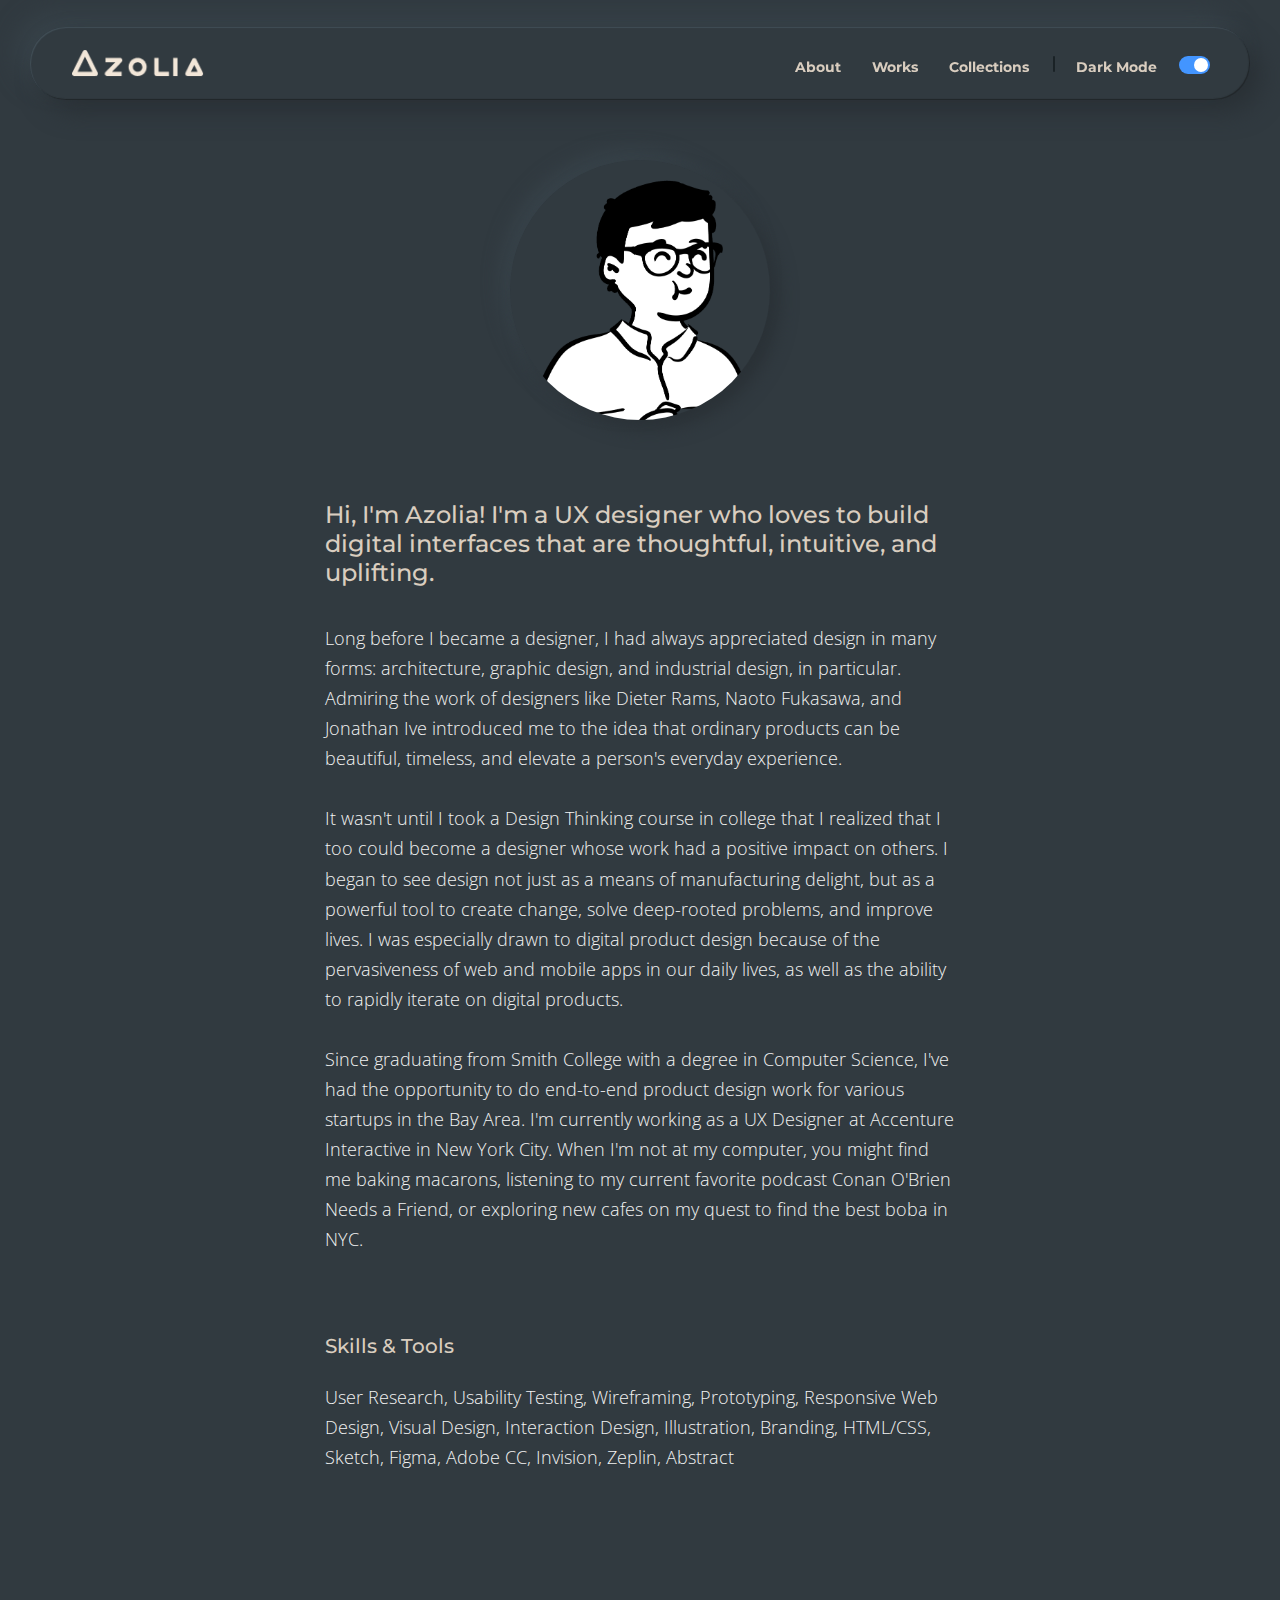
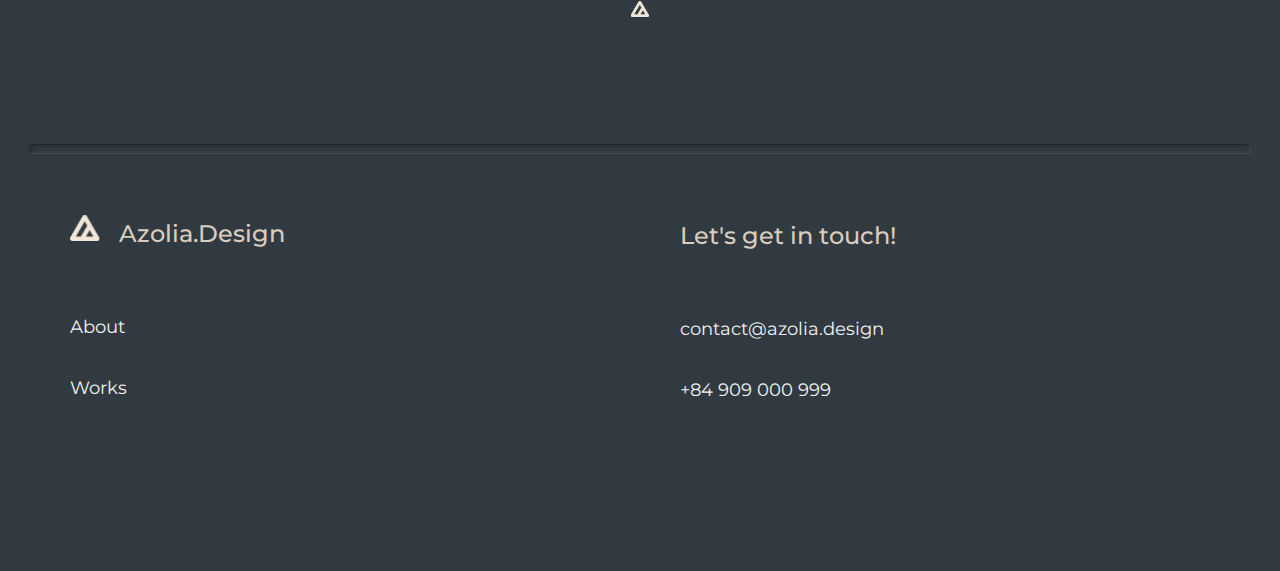
<file: about.html>
<!DOCTYPE html>
<html lang="en" data-theme="dark">
<head>
    <meta charset="UTF-8">
    <meta name="viewport" content="width=device-width, initial-scale=1.0">
    <title>Azolia</title>
    <link rel="icon" type="image/png" href="asset/favicon-32x32.png">
    <link rel="stylesheet" href="css/reset.css">
    <link rel="stylesheet" href="css/main.css">
    <link rel="stylesheet" href="css/about.css">
    <link href="https://fonts.googleapis.com/css?family=Montserrat:300,400,500,600,700|Open+Sans&display=swap" rel="stylesheet">
    <link rel="stylesheet" href="https://use.fontawesome.com/releases/v5.3.1/css/all.css" integrity="sha384-mzrmE5qonljUremFsqc01SB46JvROS7bZs3IO2EmfFsd15uHvIt+Y8vEf7N7fWAU" crossorigin="anonymous">
    <!-- Global site tag (gtag.js) - Google Analytics -->
    <script async src="https://www.googletagmanager.com/gtag/js?id=UA-159312444-1"></script>
    <script>
        window.dataLayer = window.dataLayer || [];
        function gtag(){dataLayer.push(arguments);}
        gtag('js', new Date());

        gtag('config', 'UA-159312444-1');
    </script>
</head>
<body>
    <div class="container">
        <nav id="navbar">
            <div class="logo"><a href="https://azolia.design/"></a></div>
            <div class="icon"><a href="https://azolia.design/"></a></div>
            <div class="menu">
                <ul>
                    <li>
                        <a href="about.html">About</a>
                    </li>
                    <li>
                        <a href="http://azolia.design/#work">Works</a>
                    </li>
                    <li>
                        <a href="http://azolia.design/#collections">Collections</a>
                    </li>
                </ul> 
                <span></span>
                <li>Dark Mode</li>
                <input type="checkbox" id="switch" name="theme" /><label for="switch">Toggle</label>
            </div>
        </nav>
        <div class="nav_bottom" id="nav_bot">
            <ul>
                <li>
                    <a href="about.html">About</a>
                </li>
                <li>
                    <a href="http://azolia.design/#work">Works</a>
                </li>
                <li>
                    <a href="http://azolia.design/#collections">Collections</a>
                </li>
            </ul>
        </div>
        <div class="about">
            <div class="about_img"></div>
            <h2>Hi, I'm Azolia! I'm a UX designer who loves to build digital interfaces that are thoughtful, intuitive, and uplifting.</h2>
            <p>
                Long before I became a designer, I had always appreciated design in many forms: architecture, graphic design, and industrial design, in particular. Admiring the work of designers like Dieter Rams, Naoto Fukasawa, and Jonathan Ive introduced me to the idea that ordinary products can be beautiful, timeless, and elevate a person's everyday experience.
                <br><br>
                It wasn't until I took a Design Thinking course in college that I realized that I too could become a designer whose work had a positive impact on others. I began to see design not just as a means of manufacturing delight, but as a powerful tool to create change, solve deep-rooted problems, and improve lives. I was especially drawn to digital product design because of the pervasiveness of web and mobile apps in our daily lives, as well as the ability to rapidly iterate on digital products.
                <br><br>
                Since graduating from Smith College with a degree in Computer Science, I've had the opportunity to do end-to-end product design work for various startups in the Bay Area. I'm currently working as a UX Designer at Accenture Interactive in New York City. When I'm not at my computer, you might find me baking macarons, listening to my current favorite podcast Conan O'Brien Needs a Friend, or exploring new cafes on my quest to find the best boba in NYC.
            </p>
            <h3>Skills & Tools</h3>
            <p>
                User Research, Usability Testing, Wireframing, Prototyping, Responsive Web Design, Visual Design, Interaction Design, Illustration, Branding, HTML/CSS, Sketch, Figma, Adobe CC, Invision, Zeplin, Abstract
            </p>
            <div class="logo_article"></div>
        </div>
        <div class="collection">
            <span></span>
        </div>
        <footer>
            <div class="footer_right">
                <h1><div class="footer_logo"></div>Azolia.Design</h1>
                <a href="about.html"><i class="fas fa-smile"></i>About</a>
                <a href="http://azolia.design/#work"><i class="fas fa-pencil-ruler"></i>Works</a>
            </div>
            <div class="footer_left">
                <h1>Let's get in touch!</h1>
                <a href="#"><i class="fas fa-envelope"></i>contact@azolia.design</a>
                <a href="#"><i class="fas fa-phone"></i>+84 909 000 999</a>
            </div>
        </footer>
    </div>

    <script src="https://ajax.googleapis.com/ajax/libs/jquery/3.4.1/jquery.min.js"></script>
    <script src="js/main.js"></script>
    
</body>
</html>
</file>
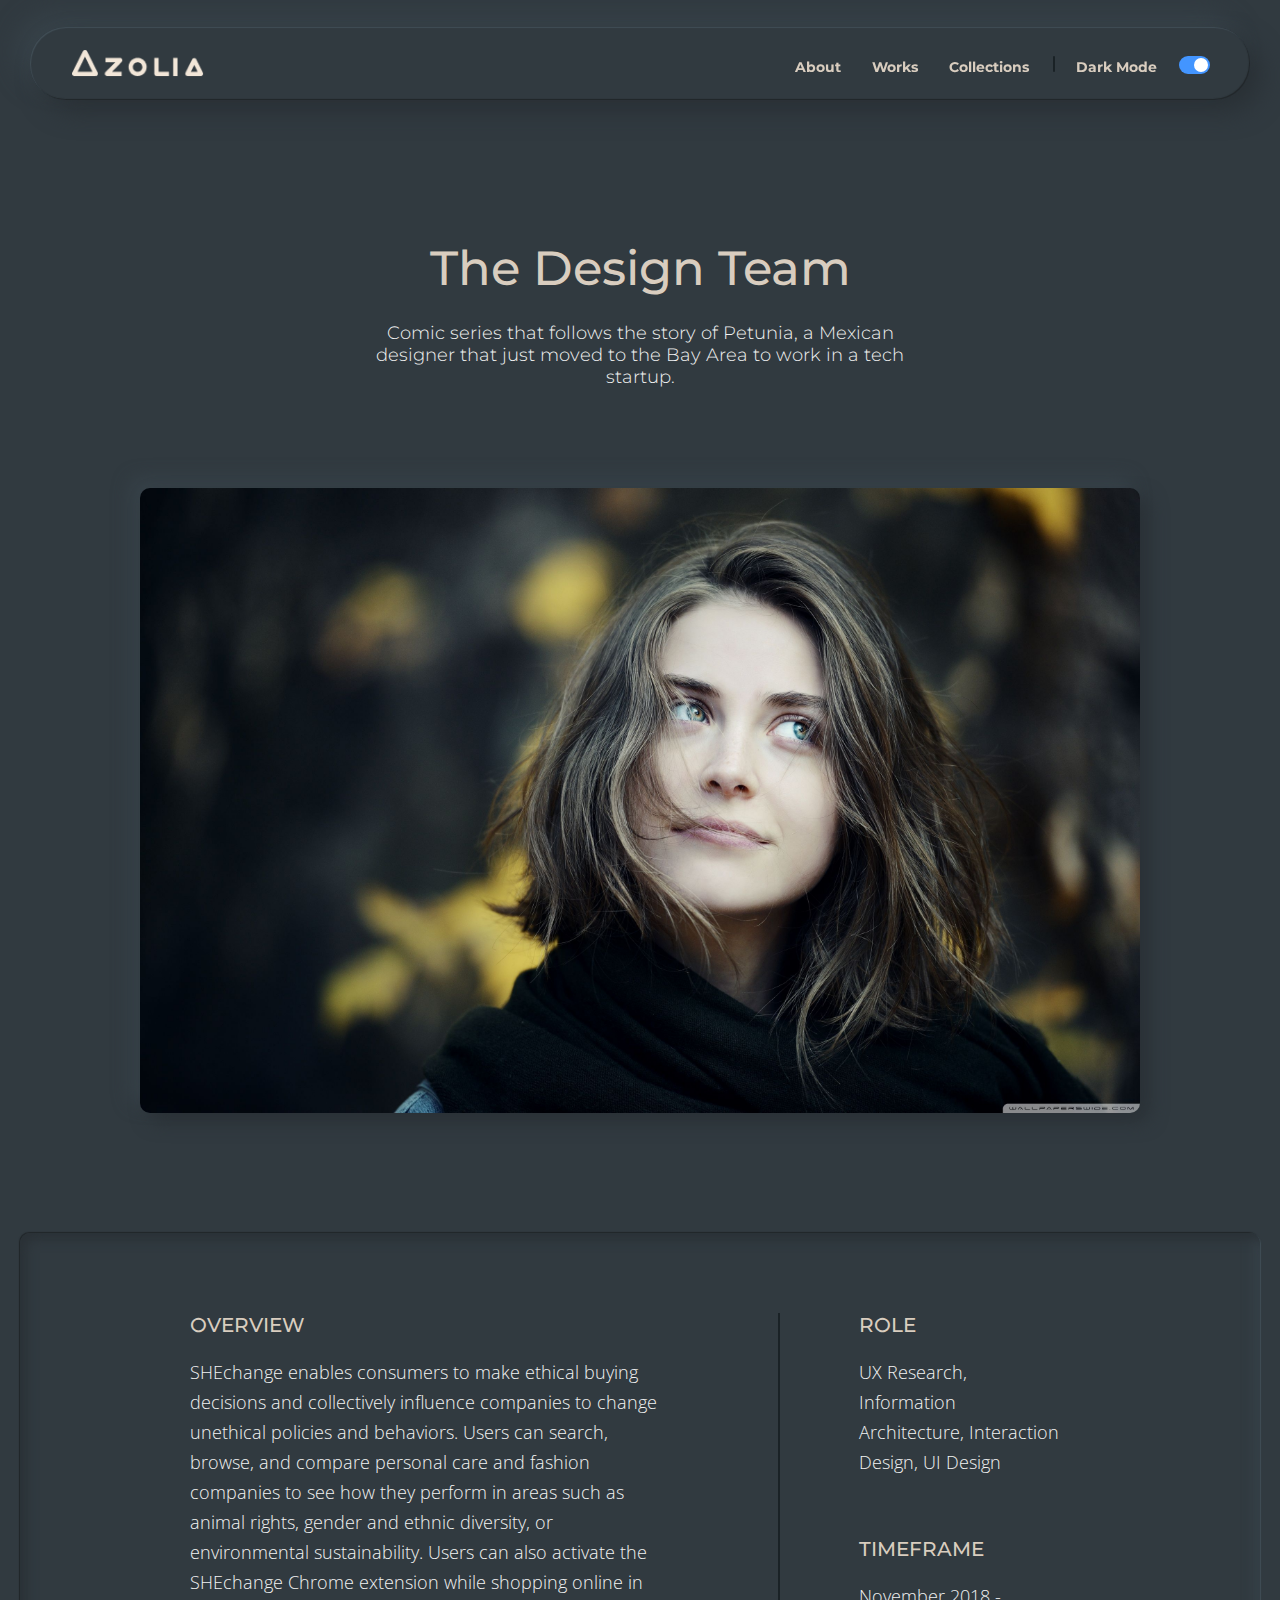
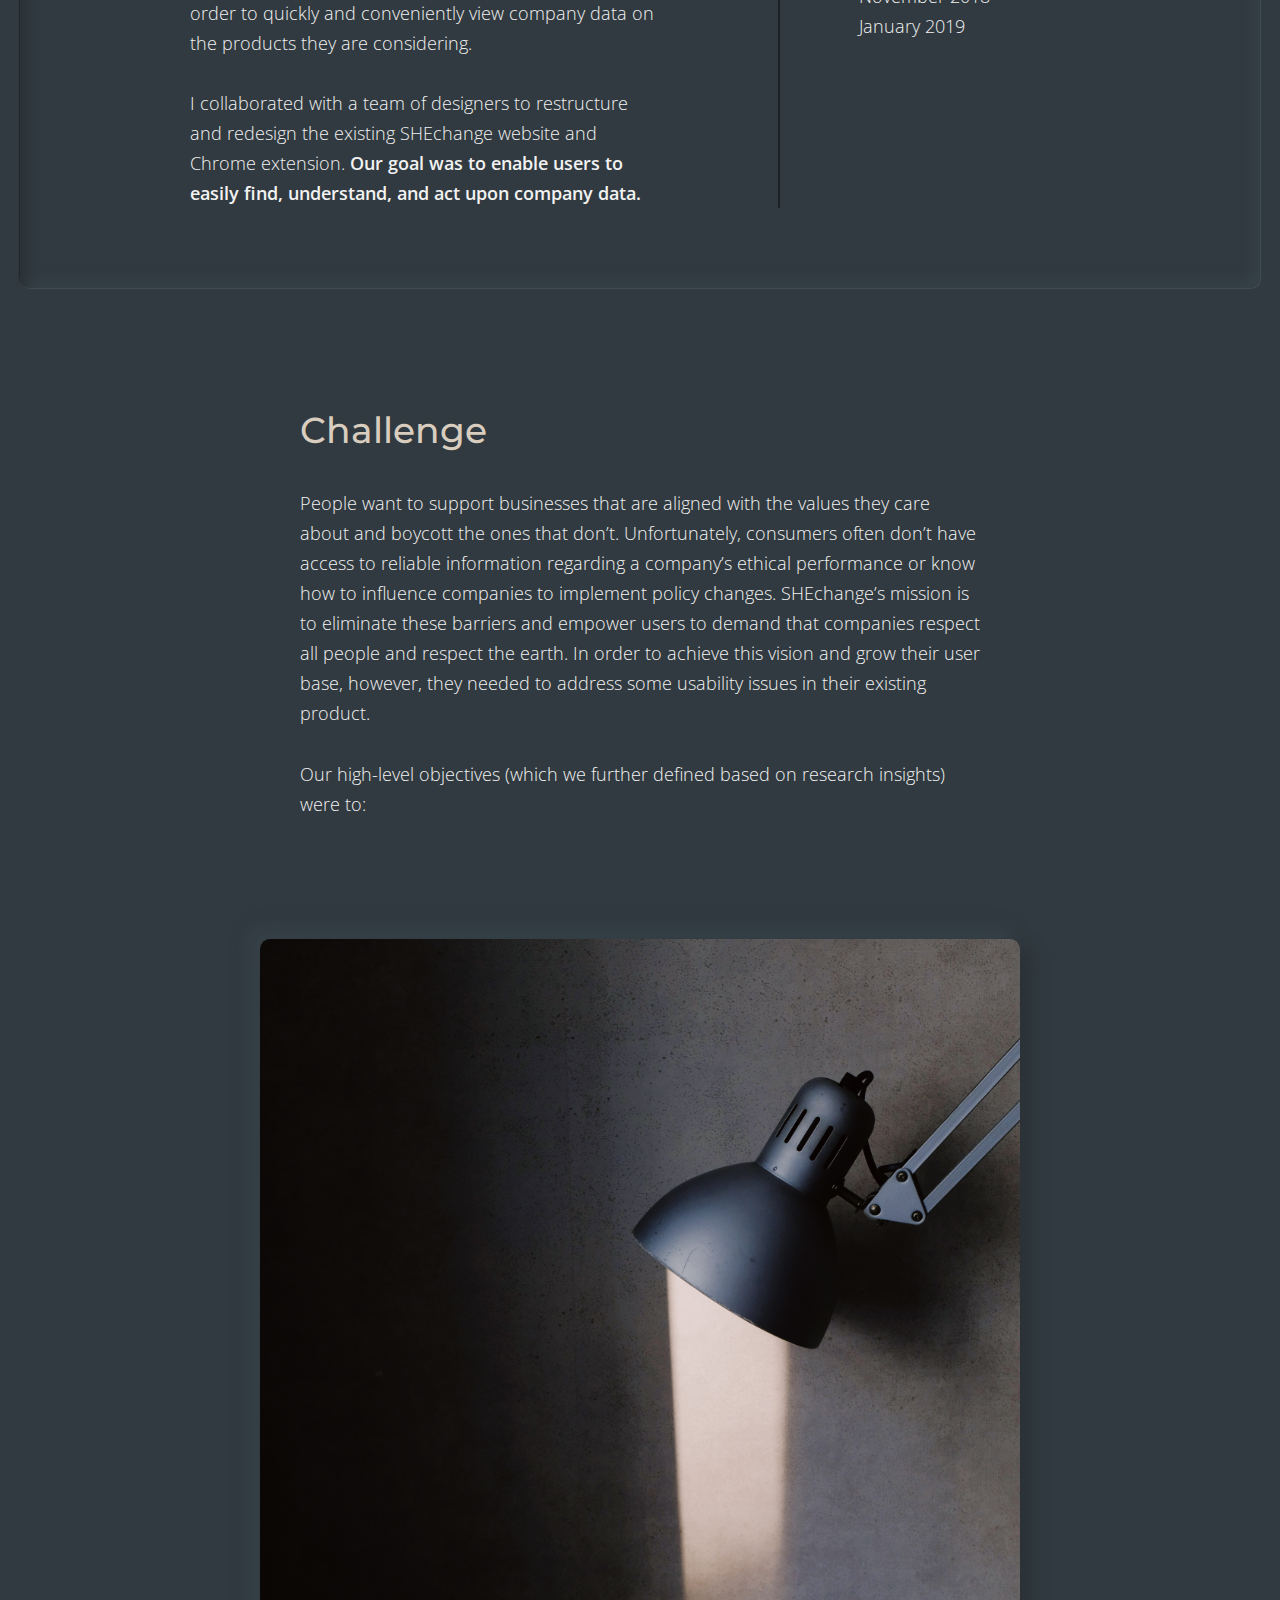
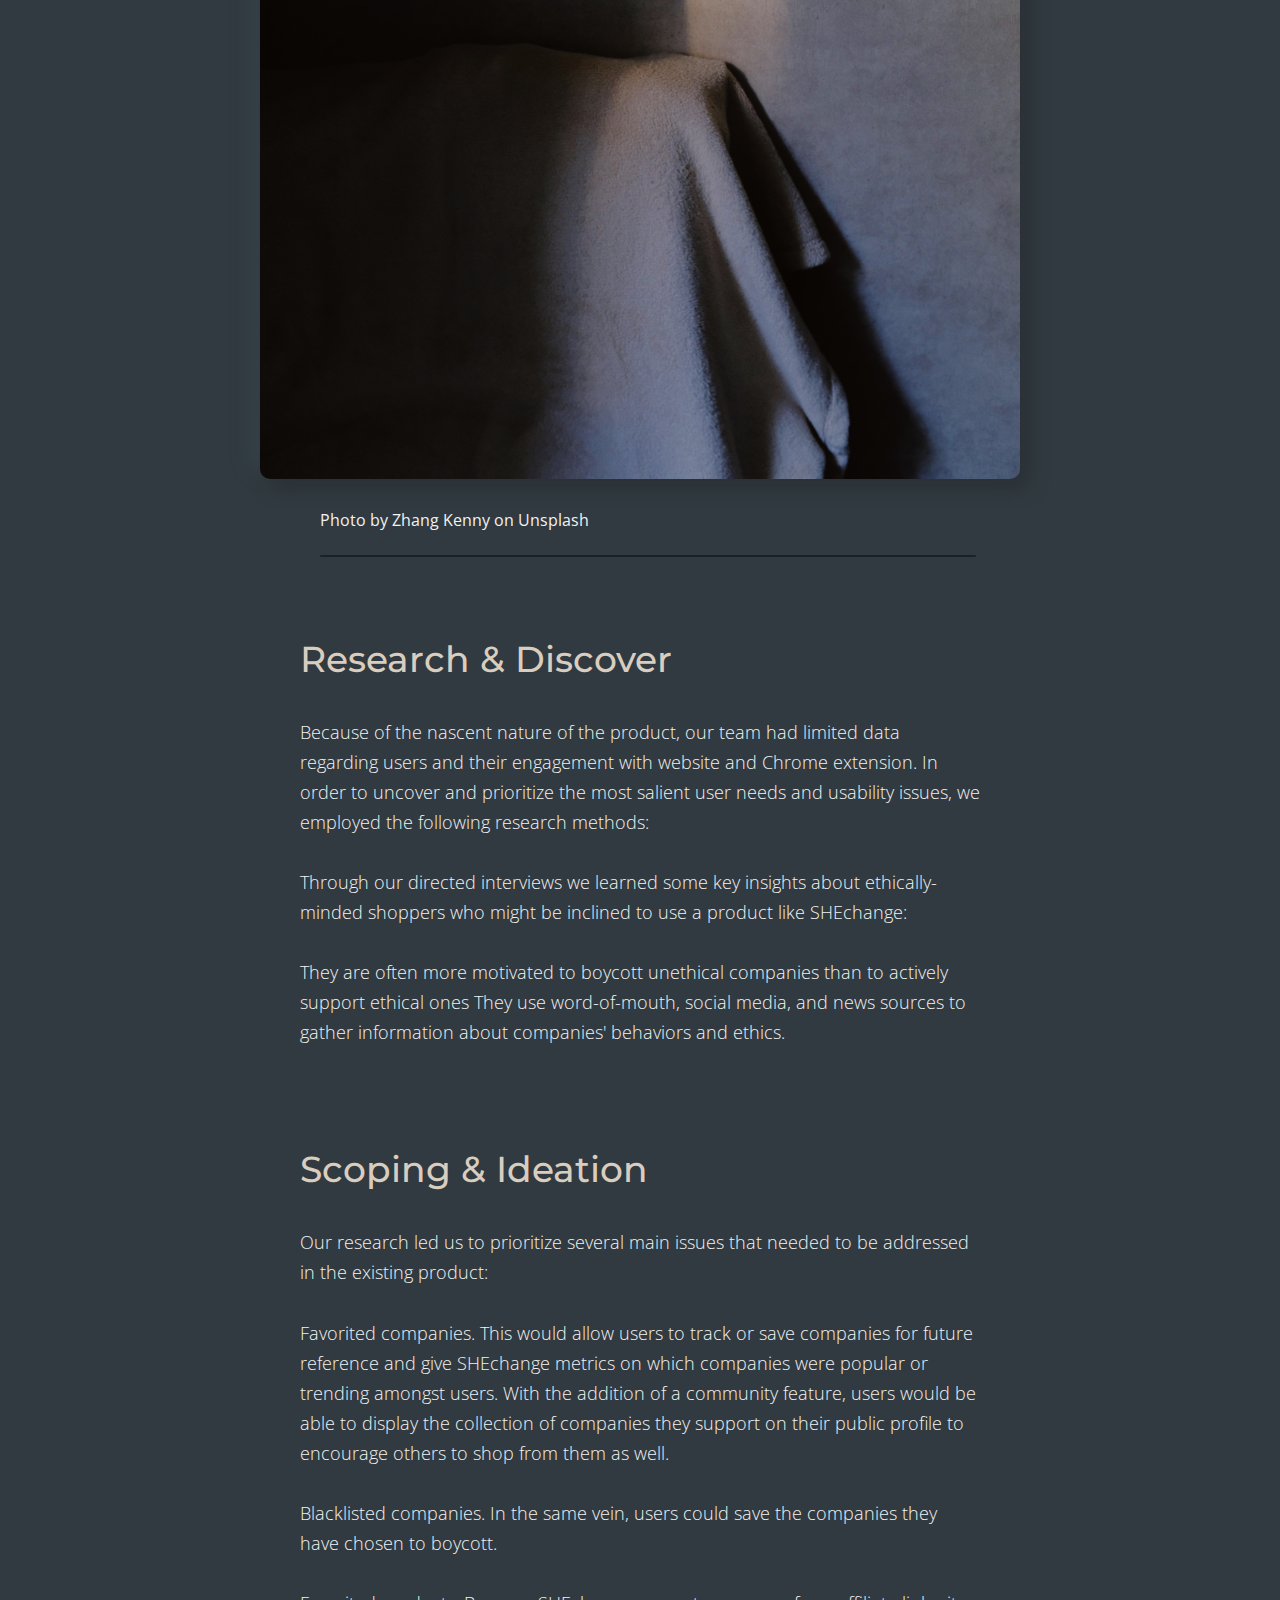
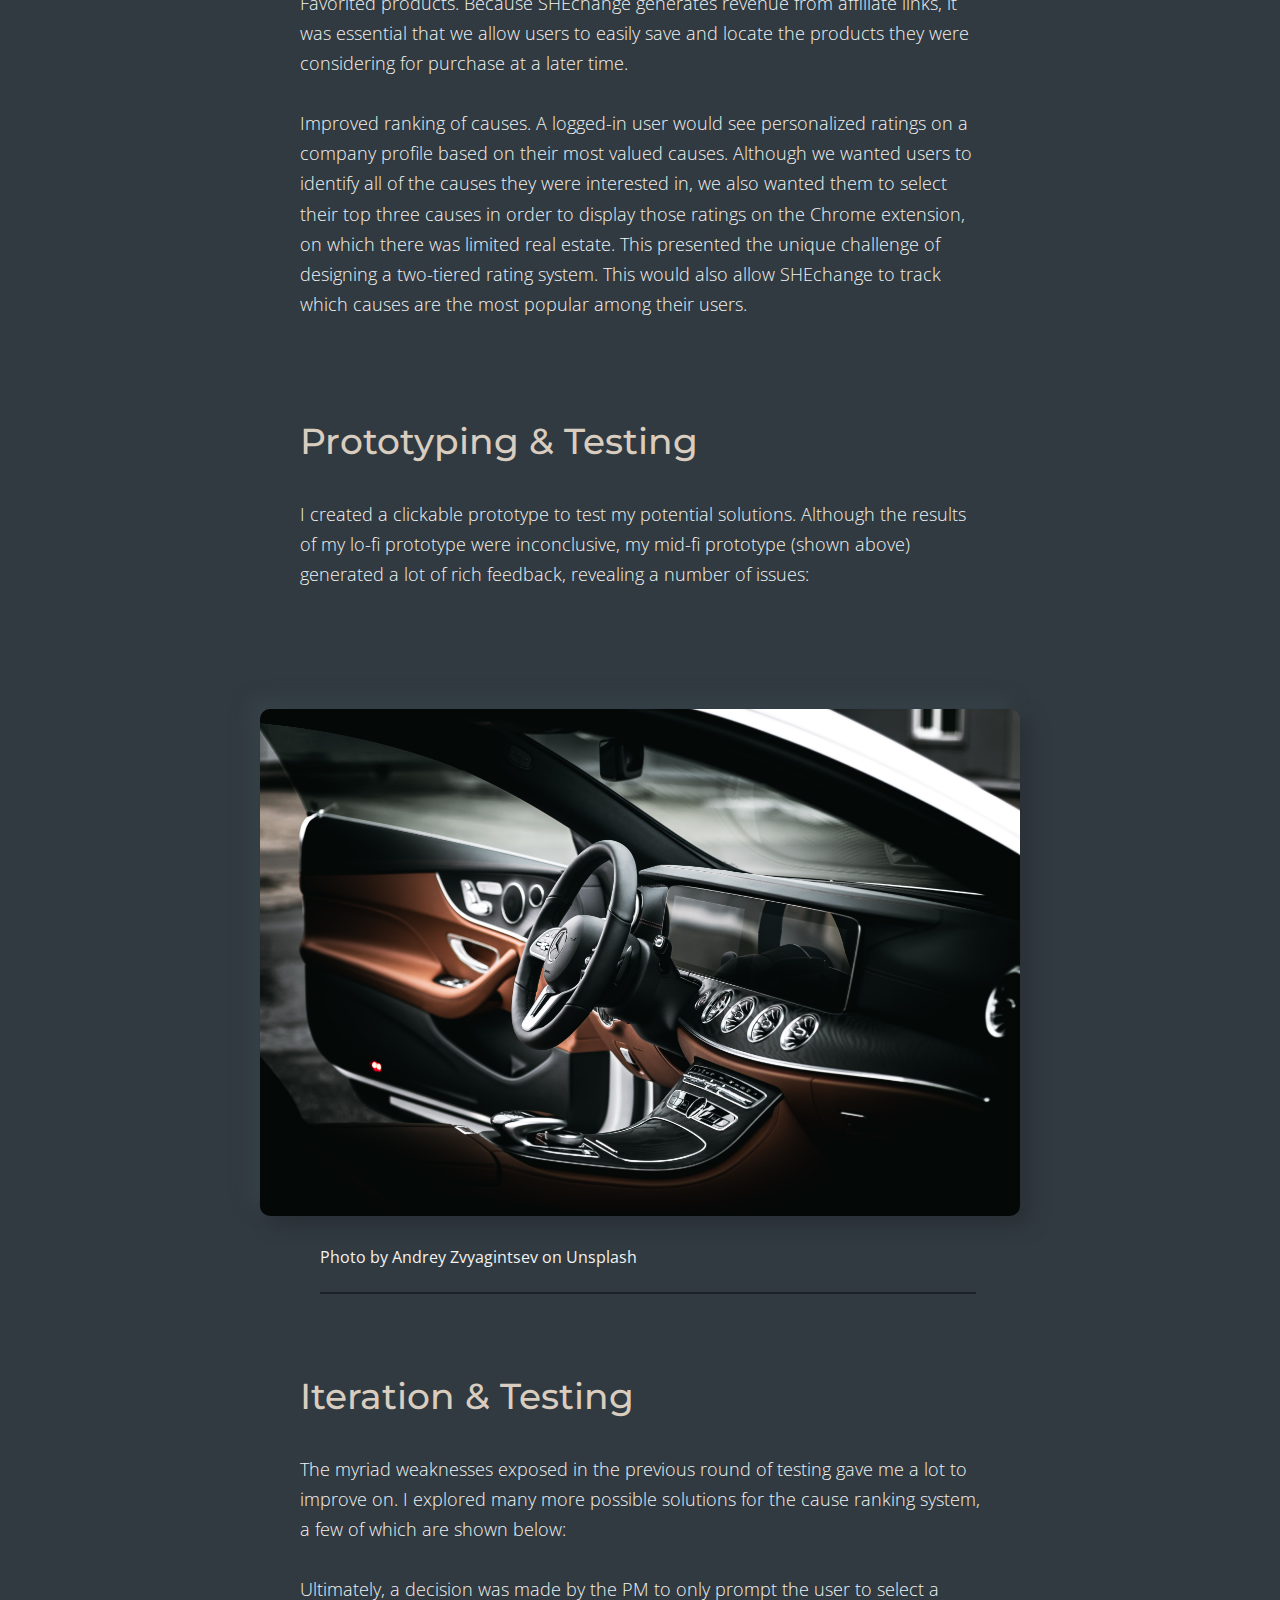
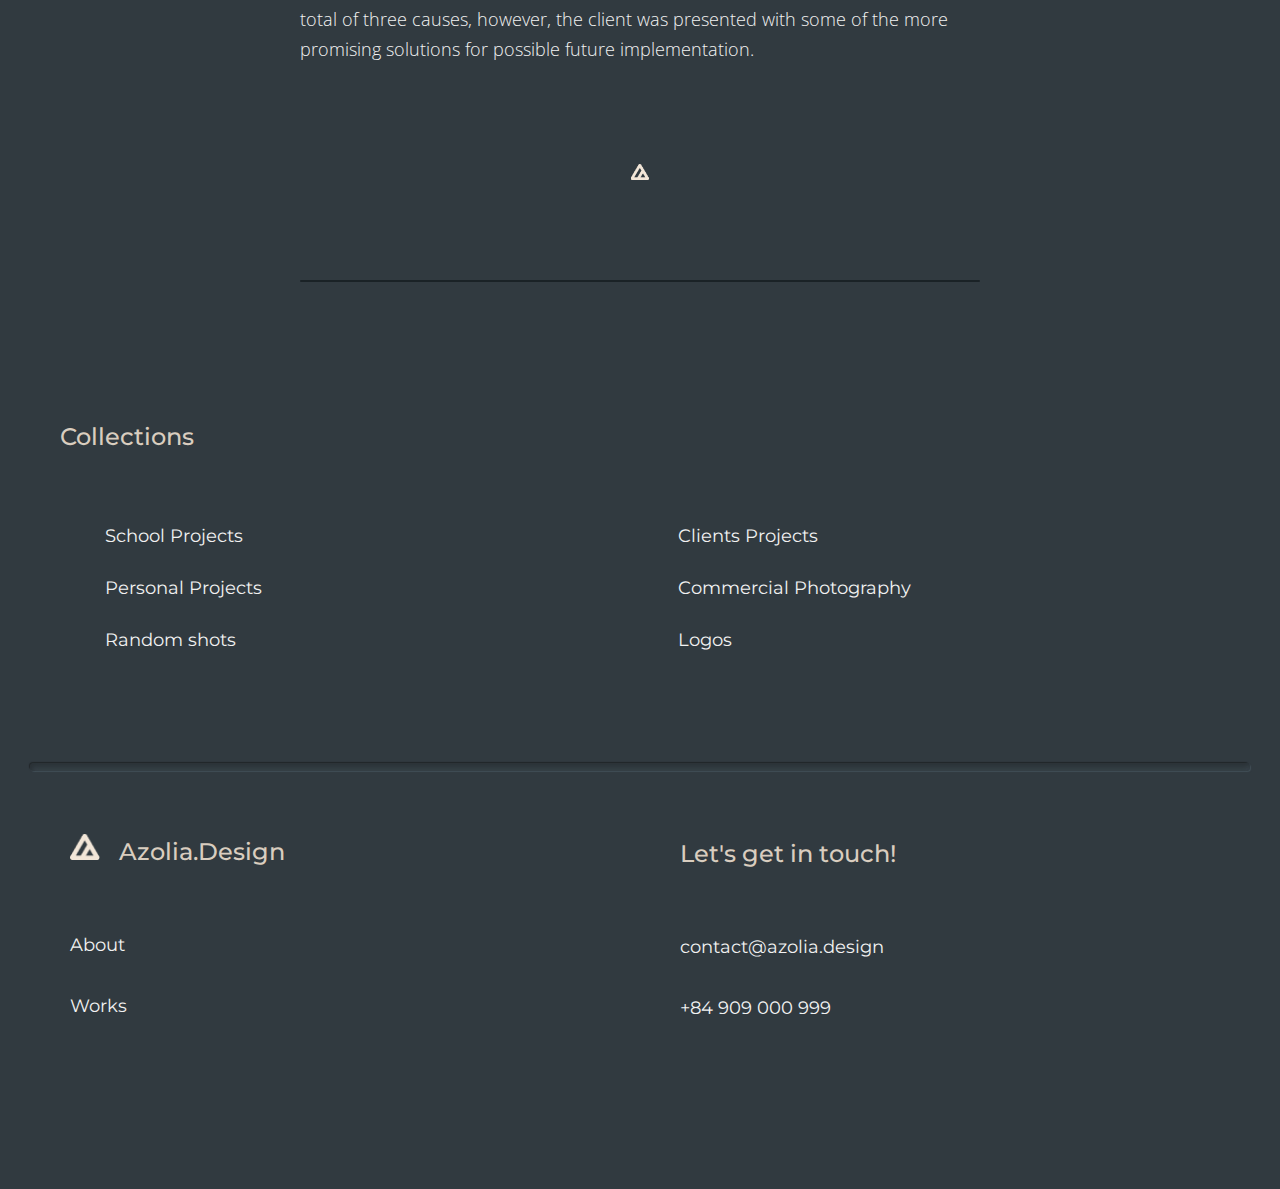
<file: article.html>
<!DOCTYPE html>
<html lang="en" data-theme="dark">
<head>
    <meta charset="UTF-8">
    <meta name="viewport" content="width=device-width, initial-scale=1.0">
    <title>Azolia</title>
    <link rel="icon" type="image/png" href="asset/favicon-32x32.png">
    <link rel="stylesheet" href="css/reset.css">
    <link rel="stylesheet" href="css/main.css">
    <link rel="stylesheet" href="css/article.css">
    <link href="https://fonts.googleapis.com/css?family=Montserrat:300,400,500,600,700|Open+Sans&display=swap" rel="stylesheet">
    <link rel="stylesheet" href="https://use.fontawesome.com/releases/v5.3.1/css/all.css" integrity="sha384-mzrmE5qonljUremFsqc01SB46JvROS7bZs3IO2EmfFsd15uHvIt+Y8vEf7N7fWAU" crossorigin="anonymous">
    <!-- Global site tag (gtag.js) - Google Analytics -->
    <script async src="https://www.googletagmanager.com/gtag/js?id=UA-159312444-1"></script>
    <script>
        window.dataLayer = window.dataLayer || [];
        function gtag(){dataLayer.push(arguments);}
        gtag('js', new Date());

        gtag('config', 'UA-159312444-1');
    </script>
</head>
<body>
    <div class="container">
        <nav id="navbar">
            <div class="logo"><a href="https://azolia.design/"></a></div>
            <div class="icon"><a href="https://azolia.design/"></a></div>
            <div class="menu">
                <ul>
                    <li>
                        <a href="about.html">About</a>
                    </li>
                    <li>
                        <a href="http://azolia.design/#work">Works</a>
                    </li>
                    <li>
                        <a href="http://azolia.design/#collections">Collections</a>
                    </li>
                </ul> 
                <span></span>
                <li>Dark Mode</li>
                <input type="checkbox" id="switch" name="theme" /><label for="switch">Toggle</label>
            </div>
        </nav>
        <div class="nav_bottom" id="nav_bot">
            <ul>
                <li>
                    <a href="about.html">About</a>
                </li>
                <li>
                    <a href="http://azolia.design/#work">Works</a>
                </li>
                <li>
                    <a href="http://azolia.design/#collections">Collections</a>
                </li>
            </ul>
        </div>
        <article>
            <h1>The Design Team</h1>
            <h2>
                Comic series that follows the story of Petunia, a Mexican designer that just moved to the Bay Area to work in a tech startup.
            </h2>
            <img src="asset/work_img_01.jpg" alt="" class="article">
            <div class="overview">
                <div class="overview_content">
                    <div class="overview_left">
                        <h3>Overview</h3>
                        <p> SHEchange enables consumers to make ethical buying decisions and collectively influence companies to change unethical policies and behaviors. Users can search, browse, and compare personal care and fashion companies to see how they perform in areas such as animal rights, gender and ethnic diversity, or environmental sustainability. Users can also activate the SHEchange Chrome extension while shopping online in order to quickly and conveniently view company data on the products they are considering.
                            <br><br>
                            I collaborated with a team of designers to restructure and redesign the existing SHEchange website and Chrome extension. <b>Our goal was to enable users to easily find, understand, and act upon company data.</b>
                        </p>
                    </div>
                    <span></span>
                    <div class="overview_right">
                        <h3>Role</h3>
                        <p>UX Research, Information Architecture, Interaction Design, UI Design</p>
                        <h3>Timeframe</h3>
                        <p>November 2018 - January 2019</p>
                    </div>
                </div>
            </div>
            <div class="content">
                <h3>Challenge</h3>
                <p>
                    People want to support businesses that are aligned with the values they care about and boycott the ones that don’t. Unfortunately, consumers often don’t have access to reliable information regarding a company’s ethical performance or know how to influence companies to implement policy changes. SHEchange’s mission is to eliminate these barriers and empower users to demand that companies respect all people and respect the earth. In order to achieve this vision and grow their user base, however, they needed to address some usability issues in their existing product.
                    <br><br>
                    Our high-level objectives (which we further defined based on research insights) were to:
                </p>
                <img src="asset/work_caption.jpg" alt="" class="content">
                <h4 class="caption">Photo by Zhang Kenny on Unsplash</h4>
                <span class="caption"></span>
                <h3>Research & Discover</h3>
                <p>
                    Because of the nascent nature of the product, our team had limited data regarding users and their engagement with website and Chrome extension. In order to uncover and prioritize the most salient user needs and usability issues, we employed the following research methods:
                    <br><br>
                    Through our directed interviews we learned some key insights about ethically-minded shoppers who might be inclined to use a product like SHEchange:
                    <br><br>
                    They are often more motivated to boycott unethical companies than to actively support ethical ones
                    They use word-of-mouth, social media, and news sources to gather information about companies' behaviors and ethics.
                </p>
                <h3>Scoping & Ideation</h3>
                <p>
                    Our research led us to prioritize several main issues that needed to be addressed in the existing product:
                    <br><br>
                    Favorited companies. This would allow users to track or save companies for future reference and give SHEchange metrics on which companies were popular or trending amongst users. With the addition of a community feature, users would be able to display the collection of companies they support on their public profile to encourage others to shop from them as well.
                    <br><br>
                    Blacklisted companies. In the same vein, users could save the companies they have chosen to boycott.
                    <br><br>
                    Favorited products. Because SHEchange generates revenue from affiliate links, it was essential that we allow users to easily save and locate the products they were considering for purchase at a later time.
                    <br><br>
                    Improved ranking of causes. A logged-in user would see personalized ratings on a company profile based on their most valued causes. Although we wanted users to identify all of the causes they were interested in, we also wanted them to select their top three causes in order to display those ratings on the Chrome extension, on which there was limited real estate. This presented the unique challenge of designing a two-tiered rating system. This would also allow SHEchange to track which causes are the most popular among their users.
                </p>
                <h3>Prototyping & Testing</h3>
                <p>
                    I created a clickable prototype to test my potential solutions. Although the results of my lo-fi prototype were inconclusive, my mid-fi prototype (shown above) generated a lot of rich feedback, revealing a number of issues:
                </p>
                <img src="asset/work_caption_2.jpg" alt="" class="content">
                <h4 class="caption">Photo by Andrey Zvyagintsev on Unsplash</h4>
                <span class="caption"></span>
                <h3>Iteration & Testing</h3>
                <p>
                    The myriad weaknesses exposed in the previous round of testing gave me a lot to improve on. I explored many more possible solutions for the cause ranking system, a few of which are shown below:
                    <br><br>
                    Ultimately, a decision was made by the PM to only prompt the user to select a total of three causes, however, the client was presented with some of the more promising solutions for possible future implementation.
                </p>
                <div class="logo_article"></div>
                <span></span>
            </div>

        </article>
        <div class="collection">
            <h2>Collections</h2>
            <div class="collection_item">
                <a href="#">School Projects</a>
                <a href="#">Clients Projects</a>
                <a href="#">Personal Projects</a>
                <a href="#">Commercial Photography</a>
                <a href="#">Random shots</a>
                <a href="#">Logos</a>
            </div>
            <span></span>
        </div>
        <footer>
            <div class="footer_right">
                <h1><div class="footer_logo"></div>Azolia.Design</h1>
                <a href="about.html"><i class="fas fa-smile"></i>About</a>
                <a href="http://azolia.design/#work"><i class="fas fa-pencil-ruler"></i>Works</a>
            </div>
            <div class="footer_left">
                <h1>Let's get in touch!</h1>
                <a href="#"><i class="fas fa-envelope"></i>contact@azolia.design</a>
                <a href="#"><i class="fas fa-phone"></i>+84 909 000 999</a>
            </div>
        </footer>
    </div>

    <script src="https://ajax.googleapis.com/ajax/libs/jquery/3.4.1/jquery.min.js"></script>
    <script src="js/main.js"></script>
    
</body>
</html>
</file>
<file: css/main.css>
html[data-theme='dark'] {
  font-family: 'Montserrat', sans-serif;
  font-style: normal;
  scroll-behavior: smooth;
  --bg: #313A40;
  --primary: #F2F2F2;
  --secondary: #D9CDBF;
  --nav-color: #D9CDBF;
  --accent: #1A2226;
  --neu-one: #2A3136;
  --neu-two: #38434A;
  --neu-hl: #414e56;
  --neu-sd: #212629;
  --logo_nav: url(../asset/logo_nav_dark.png);
  --icon_nav: url(../asset/icon_nav_dark.png);
  --hero_img: url(../asset/peep_dark_2.png);
}

html[data-theme='light'] {
  font-family: 'Montserrat', sans-serif;
  font-style: normal;
  scroll-behavior: smooth;
  --bg: #F2F2F2;
  --primary: #313A40;
  --secondary: #1A2226;
  --nav-color: #313A40;
  --accent: #C4C4C4;
  --neu-one: #cecece;
  --neu-two: #fcfcfc;
  --neu-hl: #ffffff;
  --neu-sd: #c3c3c3;
  --logo_nav: url(../asset/logo_nav_light.png);
  --icon_nav: url(../asset/icon_nav_light.png);
  --hero_img: url(../asset/peep_light.png);
}

body {
  background-color: var(--bg);
}

body .container {
  margin: 0 20px;
  width: calc(100% - 40px);
  position: relative;
}

@media only screen and (min-width: 768px) {
  body .container {
    margin: 0 30px;
    width: calc(100% - 60px);
  }
}

@media only screen and (min-width: 1660px) {
  body .container {
    max-width: 1660px;
    margin: 0 auto;
  }
}

nav {
  position: fixed;
  top: 20px;
  left: auto;
  right: auto;
  margin: 0 auto;
  height: 60px;
  width: calc(100% - 40px);
  max-width: 1660px;
  background-color: var(--bg);
  z-index: 9999;
  display: -ms-grid;
  display: grid;
  -ms-grid-columns: 1fr auto 1fr;
      grid-template-columns: 1fr auto 1fr;
  -webkit-box-shadow: 10px 10px 20px var(--neu-one), -10px -10px 20px var(--neu-two), inset 1px 1px 1px var(--neu-hl), inset -1px -1px 1px var(--neu-sd);
          box-shadow: 10px 10px 20px var(--neu-one), -10px -10px 20px var(--neu-two), inset 1px 1px 1px var(--neu-hl), inset -1px -1px 1px var(--neu-sd);
  border-radius: 30px;
  -webkit-transition-property: top, left, right, width, border-radius, -webkit-box-shadow;
  transition-property: top, left, right, width, border-radius, -webkit-box-shadow;
  transition-property: top, left, right, width, box-shadow, border-radius;
  transition-property: top, left, right, width, box-shadow, border-radius, -webkit-box-shadow;
  -webkit-transition-duration: 300ms;
          transition-duration: 300ms;
}

nav.scroll {
  position: fixed;
  top: 0;
  left: 0;
  right: 0;
  width: 100%;
  max-width: 1660px;
  -webkit-box-shadow: 0 10px 10px rgba(0, 0, 0, 0.1), inset 0 -1px 1px var(--neu-sd);
          box-shadow: 0 10px 10px rgba(0, 0, 0, 0.1), inset 0 -1px 1px var(--neu-sd);
  border-radius: 0;
}

nav .logo {
  width: 100.61px;
  height: 20px;
  margin: 20px 0 0 30px;
  background: var(--logo_nav) no-repeat center center;
  background-size: contain;
  display: none;
}

nav .logo a {
  display: block;
  width: 100%;
  height: 100%;
}

nav .icon {
  width: 22px;
  height: 20px;
  margin: 20px 0 0 30px;
  background: var(--icon_nav) no-repeat center center;
  background-size: contain;
}

nav .icon a {
  display: block;
  width: 100%;
  height: 100%;
}

nav .menu {
  -ms-grid-column: 3;
  -ms-grid-column-span: 1;
  grid-column: 3/4;
  -ms-grid-column-align: right;
      justify-self: right;
  margin: 20px 30px 0 0;
}

nav .menu ul {
  display: none;
}

nav .menu span {
  display: none;
}

nav .menu li {
  display: inline-block;
  font-weight: bold;
  font-size: 14px;
  line-height: 18px;
  color: var(--nav-color);
}

nav .menu input[type=checkbox] {
  height: 0;
  width: 0;
  visibility: hidden;
}

nav .menu label {
  float: right;
  cursor: pointer;
  text-indent: -9999px;
  width: 31px;
  height: 18px;
  background: #4395FF;
  display: block;
  border-radius: 9px;
  position: relative;
  margin-left: 18px;
}

nav .menu label:after {
  content: '';
  position: absolute;
  top: 2px;
  right: 2px;
  width: 14px;
  height: 14px;
  background: #fff;
  border-radius: 90px;
  -webkit-transition: 0.3s;
  transition: 0.3s;
}

nav .menu input:checked + label {
  background: var(--accent);
}

nav .menu input:checked + label:after {
  right: calc(100% - 30px);
  -webkit-transform: translateX(-100%);
          transform: translateX(-100%);
}

@media only screen and (max-width: 375px) {
  nav {
    -ms-grid-columns: 40% auto 60%;
        grid-template-columns: 40% auto 60%;
  }
}

@media only screen and (min-width: 768px) {
  nav {
    top: 27px;
    width: calc(100% - 60px);
    height: 72px;
    padding-top: 1px;
    -webkit-transition-duration: 400ms;
            transition-duration: 400ms;
    -webkit-box-shadow: 12px 12px 24px var(--neu-one), -12px -12px 24px var(--neu-two), inset 1px 1px 1px var(--neu-hl), inset -1px -1px 1px var(--neu-sd);
            box-shadow: 12px 12px 24px var(--neu-one), -12px -12px 24px var(--neu-two), inset 1px 1px 1px var(--neu-hl), inset -1px -1px 1px var(--neu-sd);
    border-radius: 36px;
  }
  nav.scroll {
    top: -1px;
    height: 73px;
    width: 100%;
    max-width: 1660px;
  }
  nav .logo {
    width: 135.82px;
    height: 27px;
    margin: 22px 0 0 40px;
    display: block;
  }
  nav .icon {
    display: none;
  }
  nav .menu {
    margin: 27px 40px 0 0;
  }
}

@media only screen and (min-width: 1024px) {
  nav .menu {
    margin: 28px 40px 0 0;
  }
  nav .menu ul {
    display: inline-block;
    vertical-align: middle;
    margin-right: 10px;
  }
  nav .menu ul li {
    display: inline-block;
    font-weight: bold;
    font-size: 14px;
    line-height: 17px;
    margin-right: 10px;
    color: var(--nav-color);
  }
  nav .menu ul li a {
    text-decoration: none;
    color: inherit;
  }
  nav .menu span {
    width: 2px;
    height: 16px;
    background-color: var(--accent);
    border-radius: 1px;
    display: inline-block;
  }
  nav .menu li {
    margin-left: 17px;
  }
}

@media only screen and (min-width: 1660px) {
  nav {
    -webkit-transition-duration: 500ms;
            transition-duration: 500ms;
  }
  nav.scroll {
    top: 0;
    max-width: 100%;
  }
  nav .logo {
    margin: 22px 0 0 65px;
  }
  nav .icon {
    display: block;
    width: 30.35px;
    height: 27px;
    margin: 22px 0 0 0;
  }
  nav .menu ul {
    margin-right: 20px;
  }
  nav .menu li {
    margin-left: 30px;
  }
}

.nav_bottom {
  position: fixed;
  right: 0;
  left: 0;
  bottom: 0;
  width: calc(100% - 60px);
  height: 60px;
  z-index: 9999;
  background-color: var(--bg);
  -webkit-box-shadow: inset 0 1px 1px var(--neu-hl), 0 -5px 5px rgba(0, 0, 0, 0.1);
          box-shadow: inset 0 1px 1px var(--neu-hl), 0 -5px 5px rgba(0, 0, 0, 0.1);
  padding: 0 30px;
  -webkit-transition: bottom 200ms;
  transition: bottom 200ms;
}

.nav_bottom ul {
  text-align: center;
  height: 17px;
  padding-top: 20px;
}

.nav_bottom ul li {
  display: inline-block;
  margin: 0 20px;
}

.nav_bottom ul li a {
  text-decoration: none;
  color: var(--secondary);
  font-weight: bold;
  font-size: 14px;
  line-height: 14px;
}

@media only screen and (max-width: 375px) {
  .nav_bottom {
    padding: 0 20px;
    width: calc(100% - 40px);
  }
  .nav_bottom ul {
    text-align: center;
    height: 17px;
    padding-top: 20px;
  }
  .nav_bottom ul li {
    display: inline-block;
    margin: 0 10px;
  }
  .nav_bottom ul li a {
    text-decoration: none;
    color: var(--secondary);
    font-weight: bold;
    font-size: 14px;
    line-height: 14px;
  }
}

@media only screen and (min-width: 768px) {
  .nav_bottom {
    height: 72px;
    -webkit-transition: bottom 250ms;
    transition: bottom 250ms;
  }
  .nav_bottom ul {
    padding-top: 26px;
  }
  .nav_bottom ul li {
    margin: 0 45px;
  }
}

@media only screen and (min-width: 1024px) {
  .nav_bottom {
    display: none;
  }
}

.collection h2 {
  margin: 0 0 74px 10px;
  font-weight: 500;
  font-size: 24px;
  line-height: 29px;
  color: var(--secondary);
}

.collection .collection_item {
  margin-left: 40px;
}

.collection .collection_item a {
  display: block;
  text-decoration: none;
  font-weight: 400;
  font-size: 18px;
  line-height: 22px;
  color: var(--primary);
  margin-bottom: 30px;
}

.collection span {
  margin: 132px 0 62px 0;
  display: block;
  width: 100%;
  height: 8px;
  -webkit-box-shadow: inset 2px 2px 4px var(--neu-one), inset -2px -2px 4px var(--neu-two), 1px 1px 1px var(--neu-hl), -1px -1px 1px var(--neu-sd);
          box-shadow: inset 2px 2px 4px var(--neu-one), inset -2px -2px 4px var(--neu-two), 1px 1px 1px var(--neu-hl), -1px -1px 1px var(--neu-sd);
  border-radius: 5px;
}

@media only screen and (min-width: 768px) {
  .collection h2 {
    margin: 0 0 74px 30px;
  }
  .collection .collection_item {
    margin-left: 75px;
    display: -ms-grid;
    display: grid;
    -ms-grid-columns: 1fr 1fr;
        grid-template-columns: 1fr 1fr;
  }
  .collection .collection_item a {
    display: block;
    text-decoration: none;
    font-weight: 400;
    font-size: 18px;
    line-height: 22px;
    color: var(--primary);
    margin-bottom: 30px;
  }
  .collection span {
    margin: 82px 0 62px 0;
  }
}

@media only screen and (min-width: 1660px) {
  .collection h2 {
    margin: 0 0 74px 55px;
  }
  .collection .collection_item {
    margin: 0 95px;
    -ms-grid-columns: 1fr 1fr 1fr 1fr;
        grid-template-columns: 1fr 1fr 1fr 1fr;
  }
  .collection span {
    margin: 136px 0 62px 0;
  }
}

footer .footer_right {
  margin: 0 40px 84px 40px;
}

footer .footer_right h1 {
  font-weight: 500;
  font-size: 24px;
  line-height: 29px;
  color: var(--nav-color);
  margin-bottom: 65px;
}

footer .footer_right h1 .footer_logo {
  display: inline-block;
  width: 30.35px;
  height: 27px;
  background: var(--icon_nav) no-repeat center center;
  background-size: contain;
  margin-right: 18.65px;
  vertical-align: baseline;
}

footer .footer_right a {
  display: block;
  margin-bottom: 36px;
  text-decoration: none;
  color: var(--primary);
  font-weight: 400;
  font-size: 18px;
  line-height: 22px;
}

footer .footer_right a i {
  font-size: 24px;
  line-height: 24px;
  text-align: left;
  color: var(--nav-color);
  width: 45px;
}

footer .footer_left {
  margin: 0 40px 114px 40px;
}

footer .footer_left h1 {
  font-weight: 500;
  font-size: 24px;
  line-height: 29px;
  color: var(--nav-color);
  margin-bottom: 65px;
}

footer .footer_left a {
  display: block;
  margin-bottom: 36px;
  text-decoration: none;
  color: var(--primary);
  font-weight: 400;
  font-size: 18px;
  line-height: 22px;
}

footer .footer_left a i {
  font-size: 24px;
  line-height: 24px;
  text-align: left;
  color: var(--nav-color);
  width: 45px;
}

@media only screen and (min-width: 768px) {
  footer {
    display: -ms-grid;
    display: grid;
    -ms-grid-columns: 1fr 1fr;
        grid-template-columns: 1fr 1fr;
  }
  footer .footer_left {
    margin: 6px 40px 134px 40px;
  }
}

@media only screen and (min-width: 1660px) {
  footer .footer_right {
    margin: 0 40px 84px 65px;
  }
  footer .footer_left {
    margin: 6px 65px 134px 40px;
  }
}

html.transition,
html.transition *,
html.transition *:before,
html.transition *:after {
  -webkit-transition: all 350ms !important;
  transition: all 350ms !important;
  -webkit-transition-delay: 0 !important;
          transition-delay: 0 !important;
}
/*# sourceMappingURL=main.css.map */
</file>
<file: css/about.css>
.about {
  margin: 0 auto;
  padding: 0 10px;
  max-width: 470px;
}

.about .about_img {
  display: block;
  width: 168px;
  height: 168px;
  margin: 120px auto 80px;
  background: var(--hero_img) no-repeat top center;
  background-size: cover;
  -webkit-box-shadow: 9px 9px 18px var(--neu-one), -9px -9px 18px var(--neu-two);
          box-shadow: 9px 9px 18px var(--neu-one), -9px -9px 18px var(--neu-two);
  border-radius: 150px;
}

.about h2 {
  font-weight: 500;
  font-size: 22px;
  line-height: 27px;
  margin-bottom: 26px;
  color: var(--secondary);
}

.about p {
  font-family: 'Open Sans';
  font-weight: 300;
  font-size: 16px;
  line-height: 187%;
  margin-bottom: 60px;
  color: var(--primary);
}

.about p:nth-child(5) {
  margin-bottom: 80px;
}

.about h3 {
  font-weight: 500;
  font-size: 18px;
  line-height: 22px;
  margin-bottom: 18px;
  color: var(--secondary);
}

.about .logo_article {
  background: var(--icon_nav) no-repeat center center;
  background-size: contain;
  margin: 0 auto;
  width: 15.08px;
  height: 14px;
}

.collection span {
  margin-top: 80px;
}

@media only screen and (min-width: 768px) {
  .about {
    padding: 0 40px;
    max-width: 630px;
  }
  .about .about_img {
    width: 200px;
    height: 200px;
  }
  .about h2 {
    font-size: 24px;
    line-height: 29px;
    margin-bottom: 36px;
  }
  .about p {
    font-size: 18px;
    line-height: 167%;
    margin-bottom: 80px;
  }
  .about p:nth-child(5) {
    margin-bottom: 100px;
  }
  .about h3 {
    font-size: 20px;
    line-height: 24px;
    margin-bottom: 24px;
  }
  .about .logo_article {
    width: 17.23px;
    height: 16px;
  }
  .collection span {
    margin-top: 100px;
  }
}

@media only screen and (min-width: 768px) {
  .about .about_img {
    margin: 160px auto 80px;
    width: 260px;
    height: 260px;
  }
  .about p:nth-child(5) {
    margin-bottom: 128px;
  }
  .collection span {
    margin-top: 128px;
  }
}
/*# sourceMappingURL=about.css.map */
</file>
<file: css/article.css>
article {
  padding-top: 120px;
  margin: 80px auto 0;
  display: -ms-grid;
  display: grid;
  justify-items: center;
}

article p {
  font-family: 'Open Sans';
  font-style: normal;
}

article h1 {
  font-weight: 500;
  font-size: 36px;
  line-height: 44px;
  text-align: center;
  color: var(--secondary);
  margin-bottom: 24px;
  max-width: 470px;
}

article h2 {
  font-weight: 300;
  font-size: 16px;
  line-height: 20px;
  text-align: center;
  color: var(--primary);
  margin-bottom: 60px;
  max-width: 470px;
}

article img.article {
  width: calc(100% + 20px);
  max-width: 500px;
  height: auto;
  margin: 0 -10px 60px;
  display: block;
  -webkit-box-shadow: 9px 9px 18px var(--neu-one), -9px -9px 18px var(--neu-two);
          box-shadow: 9px 9px 18px var(--neu-one), -9px -9px 18px var(--neu-two);
  border-radius: 10px;
}

article .overview {
  margin: 20px 0 0;
  width: calc(100% - 20px);
  -webkit-box-shadow: inset 6px 6px 12px var(--neu-one), inset -6px -6px 12px var(--neu-two), 1px 1px 1px var(--neu-hl), -1px -1px 1px var(--neu-sd);
          box-shadow: inset 6px 6px 12px var(--neu-one), inset -6px -6px 12px var(--neu-two), 1px 1px 1px var(--neu-hl), -1px -1px 1px var(--neu-sd);
  border-radius: 10px;
  padding: 60px 25px 12px;
}

article .overview .overview_left {
  margin: 0 auto;
  max-width: 470px;
}

article .overview .overview_left h3 {
  font-weight: 500;
  font-size: 18px;
  line-height: 22px;
  color: var(--secondary);
  margin-bottom: 18px;
  text-transform: uppercase;
}

article .overview .overview_left p {
  font-weight: 300;
  font-size: 16px;
  line-height: 187%;
  color: var(--primary);
  margin-bottom: 48px;
}

article .overview .overview_left p b {
  font-weight: 600;
}

article .overview span {
  display: none;
}

article .overview .overview_right {
  margin: 0 auto;
  max-width: 470px;
}

article .overview .overview_right h3 {
  font-weight: 500;
  font-size: 18px;
  line-height: 22px;
  color: var(--secondary);
  margin-bottom: 18px;
  text-transform: uppercase;
}

article .overview .overview_right p {
  font-weight: 300;
  font-size: 16px;
  line-height: 187%;
  color: var(--primary);
  margin-bottom: 48px;
}

article .content {
  margin: 80px 10px 0;
  max-width: 470px;
}

article .content h3 {
  font-weight: 500;
  font-size: 24px;
  line-height: 29px;
  color: var(--secondary);
  margin-bottom: 24px;
}

article .content p {
  font-weight: 300;
  font-size: 16px;
  line-height: 187%;
  color: var(--primary);
  margin-bottom: 80px;
}

article .content img.content {
  width: calc(100% + 30px);
  max-width: 500px;
  height: auto;
  margin: 0 -15px 18px;
  display: block;
  -webkit-box-shadow: 9px 9px 18px var(--neu-one), -9px -9px 18px var(--neu-two);
          box-shadow: 9px 9px 18px var(--neu-one), -9px -9px 18px var(--neu-two);
  border-radius: 10px;
}

article .content h4.caption {
  font-family: 'Open Sans';
  font-style: normal;
  font-weight: normal;
  font-size: 12px;
  line-height: 16px;
  color: var(--primary);
  margin: 0 20px;
}

article .content span.caption {
  display: block;
  width: calc(100% - 20px);
  height: 2px;
  background-color: var(--accent);
  margin: 16px 0 60px 20px;
  border-radius: 1px;
}

article .content .logo_article {
  background: var(--icon_nav) no-repeat center center;
  background-size: contain;
  margin: 0 auto;
  width: 15.08px;
  height: 14px;
}

article .content span {
  display: block;
  width: 100%;
  height: 2px;
  background-color: var(--accent);
  margin: 80px auto 100px;
  border-radius: 1px;
}

@media only screen and (min-width: 768px) {
  article {
    padding-top: 140px;
    margin: 99px auto 0;
  }
  article h1 {
    font-size: 48px;
    line-height: 59px;
    max-width: 540px;
  }
  article h2 {
    font-size: 18px;
    line-height: 22px;
    margin-bottom: 100px;
    max-width: 540px;
  }
  article img.article {
    width: 100%;
    max-width: 1000px;
    margin: 0 auto 100px;
  }
  article .overview {
    margin: 20px 0 0;
    width: calc(100% - 60px);
    padding: 80px 40px 0;
  }
  article .overview .overview_content {
    max-width: 900px;
    margin: 0 auto;
    display: -ms-grid;
    display: grid;
    -ms-grid-columns: 60% auto auto;
        grid-template-columns: 60% auto auto;
  }
  article .overview .overview_content .overview_left {
    margin: 0;
    max-width: 470px;
  }
  article .overview .overview_content .overview_left h3 {
    font-size: 20px;
    line-height: 24px;
    margin-bottom: 20px;
  }
  article .overview .overview_content .overview_left p {
    font-weight: 300;
    font-size: 18px;
    line-height: 167%;
    margin-bottom: 80px;
  }
  article .overview .overview_content span {
    display: block;
    width: 2px;
    height: calc(100% - 80px);
    margin: 0 48px 0 48px;
    background-color: var(--accent);
  }
  article .overview .overview_content .overview_right {
    margin: 0;
    max-width: 200px;
  }
  article .overview .overview_content .overview_right h3 {
    font-size: 20px;
    line-height: 24px;
    margin-bottom: 20px;
  }
  article .overview .overview_content .overview_right p {
    font-size: 18px;
    line-height: 167%;
    margin-bottom: 60px;
  }
  article .content {
    margin: 120px 30px 0;
    max-width: 680px;
  }
  article .content h3 {
    font-size: 36px;
    line-height: 44px;
    margin-bottom: 36px;
  }
  article .content p {
    font-size: 18px;
    line-height: 167%;
    margin-bottom: 0;
    padding-bottom: 100px;
  }
  article .content img.content {
    width: calc(100% + 80px);
    max-width: 880px;
    margin: 20px -40px 30px;
  }
  article .content h4.caption {
    font-size: 16px;
    line-height: 22px;
    margin: 0 20px;
  }
  article .content span.caption {
    display: block;
    width: calc(100% - 24px);
    height: 2px;
    background-color: var(--accent);
    margin: 24px 0 80px 20px;
    border-radius: 1px;
  }
  article .content .logo_article {
    width: 17.23px;
    height: 16px;
  }
  article .content span {
    margin: 100px auto 140px;
  }
}

@media only screen and (min-width: 1660px) {
  article {
    padding-top: 200px;
    margin: 99px auto 0;
  }
  article h1 {
    font-size: 64px;
    line-height: 78px;
    max-width: 670px;
    margin-bottom: 36px;
  }
  article h2 {
    font-size: 24px;
    line-height: 29px;
    margin-bottom: 120px;
    max-width: 670px;
  }
  article img.article {
    max-width: 1368px;
  }
  article .overview {
    margin: 50px 0 0;
    width: calc(100% - 140px);
    max-width: 100%;
    padding: 80px 70px 0;
  }
  article .overview .overview_content {
    max-width: 980px;
    -ms-grid-columns: auto auto auto;
        grid-template-columns: auto auto auto;
  }
  article .overview .overview_content .overview_left {
    max-width: 677px;
  }
  article .overview .overview_content span {
    height: calc(100% - 105px);
    margin: 0 60px 0 60px;
  }
  article .overview .overview_content .overview_right {
    max-width: 240px;
  }
  article .content {
    margin: 140px 0 0;
    max-width: 700px;
  }
  article .content p {
    padding-bottom: 128px;
  }
  article .content img.content {
    width: calc(100% + 200px);
    max-width: 900px;
    margin: 22px -100px 30px;
  }
  article .content h4.caption {
    margin: 0 40px;
  }
  article .content span.caption {
    width: calc(100% - 40px);
    margin: 24px 0 100px 40px;
  }
  article .content span {
    margin: 128px auto 180px;
  }
}
/*# sourceMappingURL=article.css.map */
</file>
